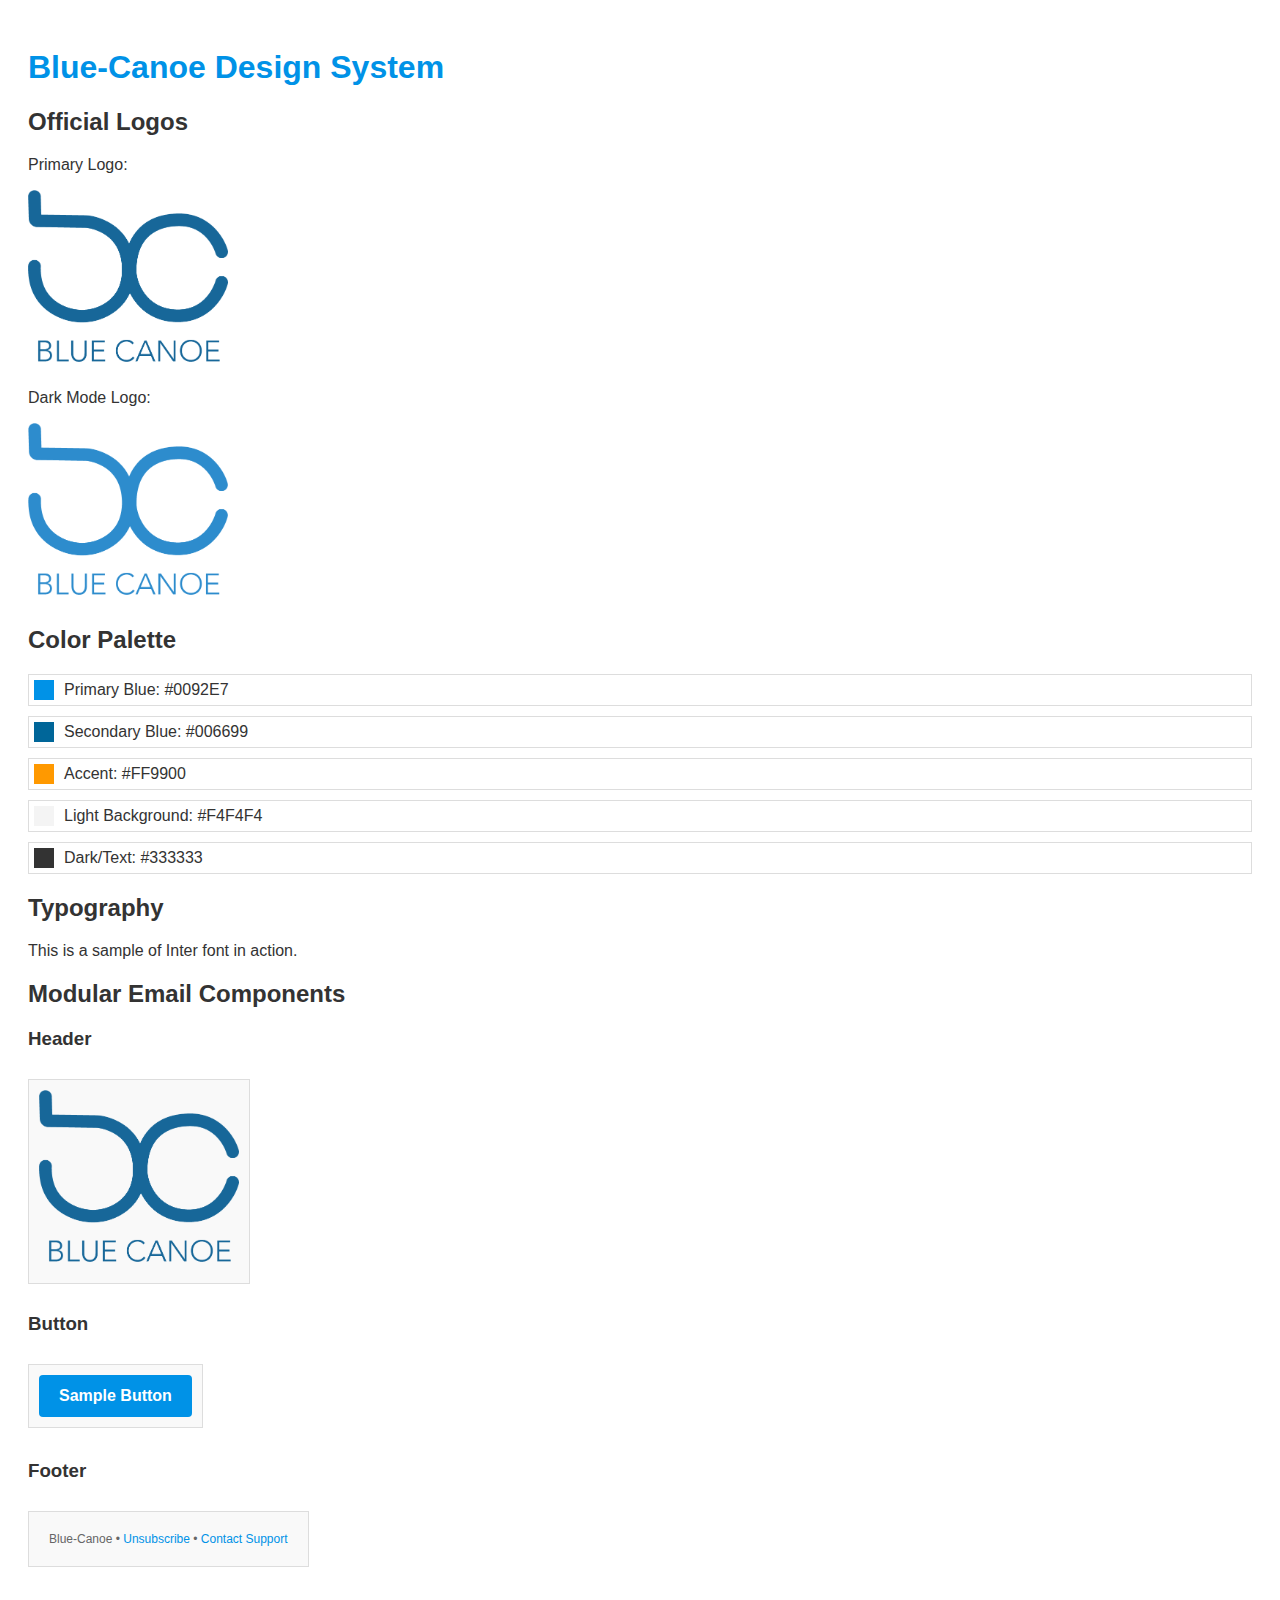
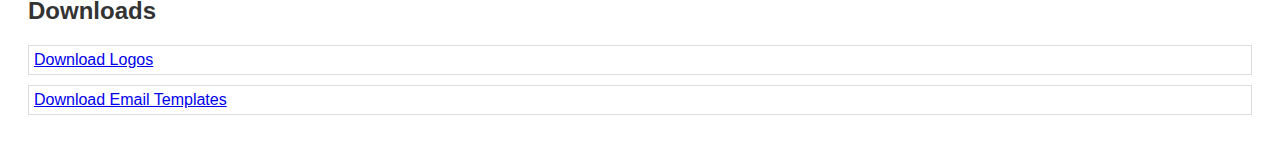
<file: docs/index.html>
<!DOCTYPE html>
<html lang="en">
<head>
  <meta charset="UTF-8">
  <title>Blue-Canoe Design System</title>
  <link rel="stylesheet" href="theme.css">
</head>
<body>
  <header>
    <h1>Blue-Canoe Design System</h1>
  </header>

  <section>
    <h2>Official Logos</h2>
    <p>Primary Logo:</p>
    <img src="logo.png" alt="Blue-Canoe Logo" width="200">
    <p>Dark Mode Logo:</p>
    <img src="logo-light.png" alt="Blue-Canoe Dark Mode Logo" width="200">
  </section>

  <section>
    <h2>Color Palette</h2>
    <ul>
      <li><span style="background: #0092E7;"></span> Primary Blue: #0092E7</li>
      <li><span style="background: #006699;"></span> Secondary Blue: #006699</li>
      <li><span style="background: #FF9900;"></span> Accent: #FF9900</li>
      <li><span style="background: #F4F4F4;"></span> Light Background: #F4F4F4</li>
      <li><span style="background: #333333;"></span> Dark/Text: #333333</li>
    </ul>
  </section>

  <section>
    <h2>Typography</h2>
    <p style="font-family: Inter, Arial, sans-serif;">This is a sample of Inter font in action.</p>
  </section>

  <section>
    <h2>Modular Email Components</h2>
    <h3>Header</h3>
    <div class="email-sample">
      <img src="logo.png" alt="Email Header Sample" width="200">
    </div>

    <h3>Button</h3>
    <div class="email-sample">
      <table cellpadding="0" cellspacing="0" border="0">
        <tr>
          <td bgcolor="#0092E7" style="padding: 12px 20px; border-radius: 4px;">
            <a href="#" style="color: #ffffff; text-decoration: none; font-weight: bold; font-size: 16px;">Sample Button</a>
          </td>
        </tr>
      </table>
    </div>

    <h3>Footer</h3>
    <div class="email-sample" style="font-size: 12px; color: #666666; padding: 20px;">
      Blue-Canoe &bull; <a href="#" style="color: #0092E7; text-decoration: none;">Unsubscribe</a> &bull; <a href="#" style="color: #0092E7; text-decoration: none;">Contact Support</a>
    </div>
  </section>

  <section>
    <h2>Downloads</h2>
    <ul>
      <li><a href="https://github.com/xword9009/blue-canoe-design-system/releases/latest/download/blue-canoe-logos-final.zip">Download Logos</a></li>
      <li><a href="https://github.com/xword9009/blue-canoe-design-system/releases/latest/download/blue-canoe-email-components.zip">Download Email Templates</a></li>
    </ul>
  </section>
</body>
</html>
</file>
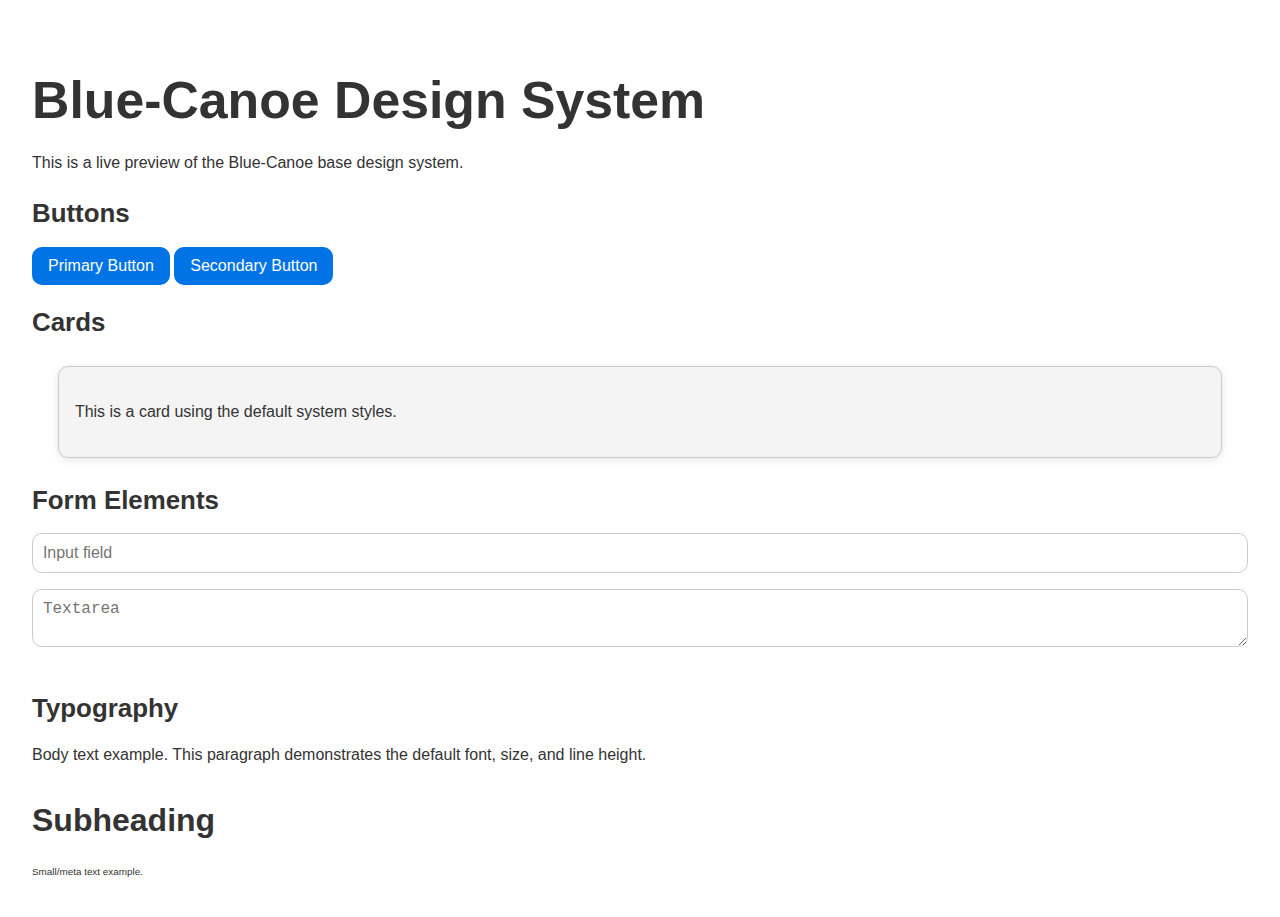
<file: preview/index.html>
<!DOCTYPE html>
<html lang="en">
<head>
  <meta charset="UTF-8">
  <title>Blue-Canoe Design System Preview</title>
  <link rel="stylesheet" href="../css/blue-canoe-base.css">
  <style>
    body { padding: 2rem; }
    h1 { margin-bottom: 1rem; }
  </style>
</head>
<body>
  <h1>Blue-Canoe Design System</h1>
  <p>This is a live preview of the Blue-Canoe base design system.</p>

  <h2>Buttons</h2>
  <button>Primary Button</button>
  <button class="btn">Secondary Button</button>

  <h2>Cards</h2>
  <div class="card">
    <p>This is a card using the default system styles.</p>
  </div>

  <h2>Form Elements</h2>
  <input type="text" placeholder="Input field">
  <textarea placeholder="Textarea"></textarea>

  <h2>Typography</h2>
  <p>Body text example. This paragraph demonstrates the default font, size, and line height.</p>
  <h3>Subheading</h3>
  <small>Small/meta text example.</small>
</body>
</html>
</file>
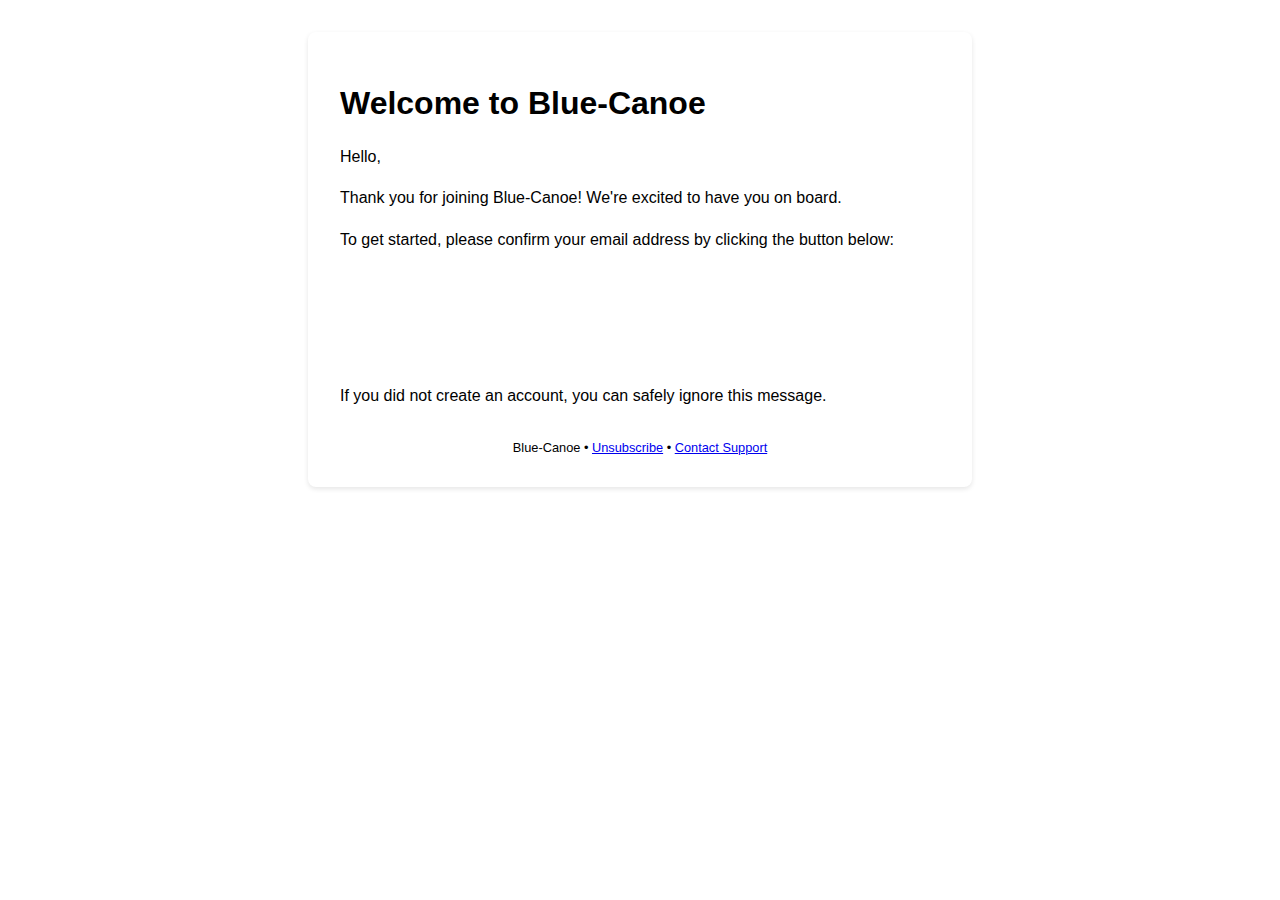
<file: docs/email-welcome.html>
<!DOCTYPE html>
<html lang="en">
<head>
  <meta charset="UTF-8">
  <title>Welcome to Blue-Canoe</title>
  <style>
    body {
      margin: 0; padding: 0; background: var(--color-light); font-family: Inter, Arial, sans-serif;
    }
    .container {
      max-width: 600px; margin: 2rem auto; background: #fff; padding: 2rem; border-radius: 8px;
      box-shadow: 0 2px 5px rgba(0,0,0,0.1);
    }
    h1 { color: var(--color-primary); }
    p { color: var(--color-dark); line-height: 1.6; }
    .button {
      display: inline-block; padding: 1rem 2rem; background: var(--color-primary); color: white;
      text-decoration: none; border-radius: 4px; margin: 1.5rem 0; font-weight: bold;
    }
    .footer {
      font-size: 0.8rem; color: var(--color-dark); margin-top: 2rem; text-align: center;
    }

    /* Dark mode styles */
    @media (prefers-color-scheme: dark) {
      body {
        background: #222222 !important;
        color: #ffffff !important;
      }
      .container {
        background: #333333 !important;
        color: #ffffff !important;
      }
      h1, h2, h3, h4 {
        color: #00FFFF !important;
      }
      .button {
        background: #0092E7 !important;
        color: white !important;
      }
      .footer {
        color: #bbbbbb !important;
      }
    }
  </style>
</head>
<body>
  <div class="container">
    <h1>Welcome to Blue-Canoe</h1>
    <p>Hello,</p>
    <p>Thank you for joining Blue-Canoe! We're excited to have you on board.</p>
    <p>To get started, please confirm your email address by clicking the button below:</p>

    <a href="#" class="button">Confirm Email</a>

    <p>If you did not create an account, you can safely ignore this message.</p>

    <div class="footer">
      Blue-Canoe &bull; <a href="#">Unsubscribe</a> &bull; <a href="#">Contact Support</a>
    </div>
  </div>
</body>
</html>
</file>
<file: docs/theme.css>
body {
  font-family: Inter, Arial, sans-serif;
  padding: 20px;
  background: #ffffff;
  color: #333333;
}

header h1 {
  font-size: 32px;
  color: #0092E7;
}

section {
  margin: 20px 0;
}

ul {
  list-style: none;
  padding: 0;
}

ul li {
  margin: 10px 0;
  padding: 5px;
  border: 1px solid #ddd;
  display: flex;
  align-items: center;
}

ul li span {
  display: inline-block;
  width: 20px;
  height: 20px;
  margin-right: 10px;
}

.email-sample {
  margin: 10px 0;
  padding: 10px;
  border: 1px solid #ddd;
  display: inline-block;
  background: #f9f9f9;
}

@media (prefers-color-scheme: dark) {
  body {
    background: #333333;
    color: #ffffff;
  }

  .email-sample {
    background: #444444;
    color: #ffffff;
  }
}
</file>
<file: css/blue-canoe-base.css>
/* ============================================================
   BLUE-CANOE BASE DESIGN SYSTEM (v20250314.1)
   Purpose: Universal layout, spacing, and typography system
   based on Golden Ratio (1.618), using Inter font family.
   Modular, extensible, future-proof.
   Author: Blue-Canoe | Date: 2025-03-14
============================================================ */

/* -----------------------
   1. Core Variables System
-------------------------- */
:root {
  /* --- Base Units and Golden Ratio --- */
  --base-unit: 16px;
  --golden-up: calc(var(--base-unit) * 1.618);
  --golden-down: calc(var(--base-unit) / 1.618);
  --double-unit: calc(var(--base-unit) * 2);
  --golden-double: calc(var(--double-unit) * 1.618);

  /* --- Content Width & Layout --- */
  --content-width: 1200px;
  --content-main: calc(var(--content-width) / 1.618);
  --content-sidebar: calc(var(--content-width) - var(--content-main));

  /* --- Base Colors (Placeholder - to be finalized) --- */
  --color-primary: #0073e6;
  --color-secondary: #005bb5;
  --color-light: #f4f4f4;
  --color-dark: #333;
  --color-accent: #e67300;

  /* --- Font Family --- */
  --font-body: "Inter", "Segoe UI", Roboto, "Helvetica Neue", Arial, sans-serif;
  --font-headings: var(--font-body);
}

/* ----------------------
   2. Typography System
------------------------- */
body {
  font-family: var(--font-body);
  font-size: var(--base-unit);
  line-height: 1.618;
  color: var(--color-dark);
  margin: 0;
  padding: 0;
}

h1, h2, h3, h4, h5, h6 {
  font-family: var(--font-headings);
  margin-bottom: var(--base-unit);
  line-height: 1.3;
}

h1 { font-size: var(--golden-double); }
h2 { font-size: var(--golden-up); }
h3 { font-size: var(--double-unit); }
h4 { font-size: var(--base-unit); }
h5, h6 { font-size: var(--golden-down); }

p, li {
  font-size: var(--base-unit);
  margin-bottom: var(--base-unit);
  line-height: 1.618;
}

small, .meta {
  font-size: var(--golden-down);
}

/* -------------------------------
   3. Layout and Main Containers
-------------------------------- */
.container {
  max-width: var(--content-width);
  margin: 0 auto;
  padding: var(--double-unit);
}

.main {
  width: var(--content-main);
  float: left;
}

.sidebar {
  width: var(--content-sidebar);
  float: right;
}

.section {
  padding: var(--double-unit);
  margin-bottom: var(--golden-double);
  background: var(--color-light);
  border-radius: var(--golden-down);
}

/* -------------------------
   4. Buttons and Forms
--------------------------- */
button, .btn {
  padding: var(--golden-down) var(--base-unit);
  font-size: var(--base-unit);
  min-width: calc(var(--double-unit) * 2);
  border-radius: var(--golden-down);
  background: var(--color-primary);
  color: white;
  border: none;
  cursor: pointer;
  transition: background 0.3s ease;
}

button:hover, .btn:hover {
  background: var(--color-secondary);
}

input, textarea, select {
  padding: var(--golden-down);
  margin-bottom: var(--base-unit);
  border-radius: var(--golden-down);
  border: 1px solid #ccc;
  font-size: var(--base-unit);
  width: 100%;
  box-sizing: border-box;
}

/* ----------------------
   5. Card Component
------------------------- */
.card {
  padding: var(--base-unit);
  margin: var(--golden-up);
  border: 1px solid #ccc;
  border-radius: var(--golden-down);
  background: var(--color-light);
  box-shadow: 0 2px 8px rgba(0, 0, 0, 0.1);
}

/* -------------------------------
   6. Utility Classes for Spacing
-------------------------------- */
.gap-small { margin: var(--golden-down); }
.gap-medium { margin: var(--base-unit); }
.gap-large { margin: var(--golden-up); }

.pad-small { padding: var(--golden-down); }
.pad-medium { padding: var(--base-unit); }
.pad-large { padding: var(--golden-up); }

/* ----------------------
   7. Images & Thumbnails
------------------------- */
.img-thumb {
  width: 100%;
  height: auto;
  aspect-ratio: 1.618 / 1;
  object-fit: cover;
  border-radius: var(--golden-down);
}

/* -------------------------------
   8. Responsive Adjustments
-------------------------------- */
@media (max-width: calc(var(--content-width) / 1.618)) {
  .main, .sidebar {
    width: 100%;
    float: none;
  }
}
</file>
